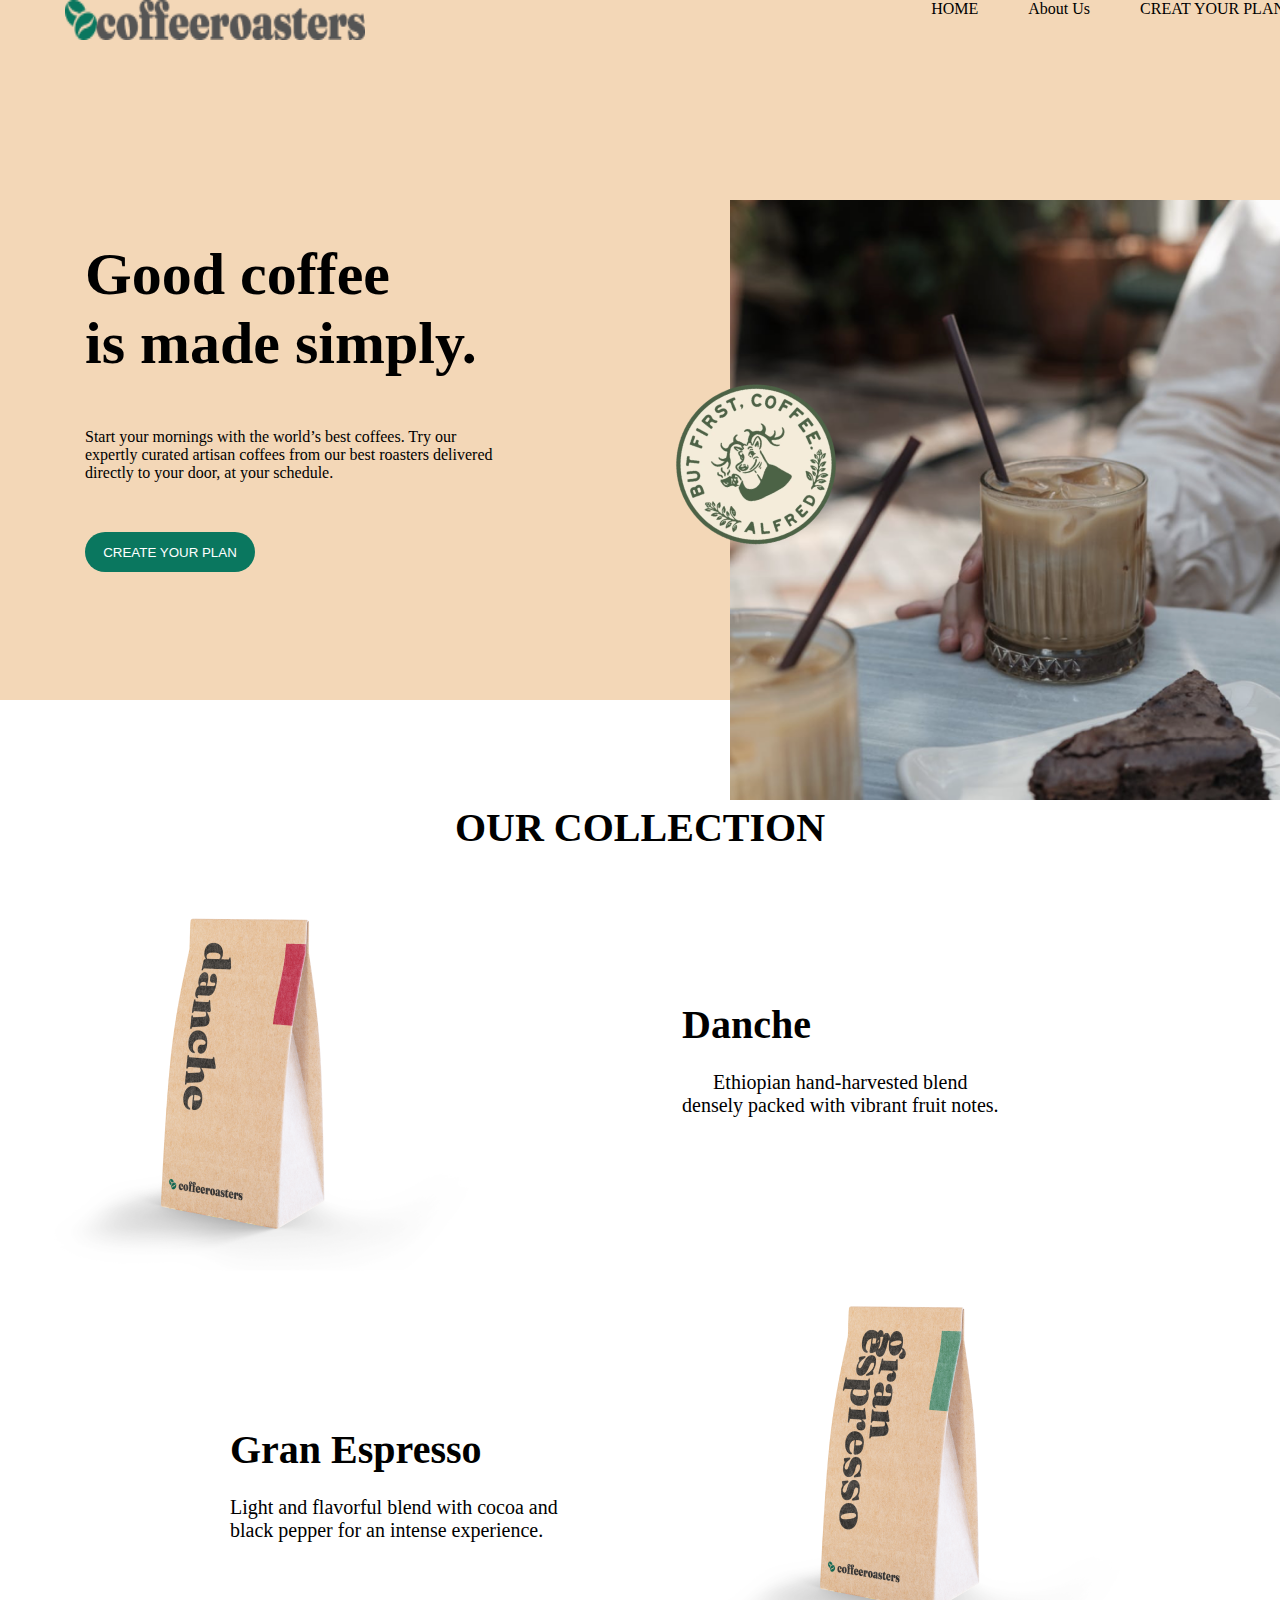
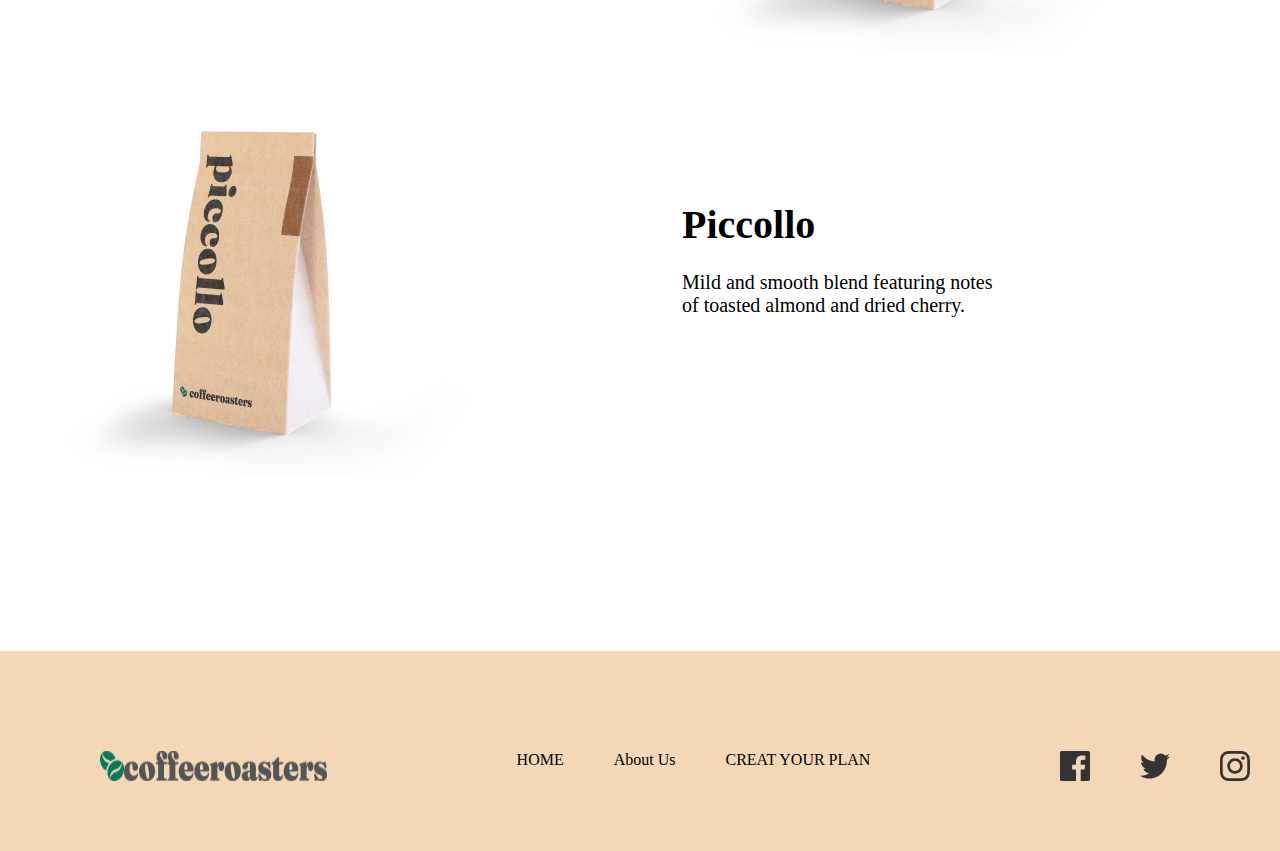
<file: index.html>
<!DOCTYPE html>
<html lang="en">
<head>
    <meta charset="UTF-8">
    <meta name="viewport" content="width=device-width, initial-scale=1.0">
    <title>Document</title>
    <link rel="stylesheet" href="./style.css">
    
</head>
<body>
    <div class="bej"> <div class="contain">
      <nav>
        <img class="nav" src="./Group 3614.png" alt="">
          <ul>
              <li><a href="#">HOME</a></li>
              <li><a href="./jon.html">About Us</a></li>
              <li><a href="#">CREAT YOUR PLAN</a></li>
          </ul></nav></div> 
        
          <div class="text"><h1 class="br">Good coffee <br>
            is made simply.</h1>
        <p class="ew">Start your mornings with the world’s best coffees. Try our <br> expertly curated artisan coffees from our best roasters delivered <br>directly to your door, at your schedule.</p>
        <button>CREATE YOUR PLAN</button>
        </div></div> 
        <img class="coffee" src="./Rectangle 679.png" alt=""> 
  <div class="absolute"><img class="abs" src="./image 40.png" alt=""> </div>
   <h1 class="ik">OUR COLLECTION</h1> 
   <div class="contain">
     <div class="main">
         <div class="menu">
             <img class="koffe" src="./kopi4.png" alt=""> 
       <div class="texts">  <h2>Danche</h2><br>
        <p class="we">Ethiopian hand-harvested blend <br>densely packed with vibrant fruit notes.</p>
    </div>
</div>
  <div class="menu"><div class="texts"><h2>Gran Espresso</h2> <br>
<p>
    Light and flavorful blend with cocoa and <br>black pepper for an intense experience.
</p></div> 
<img class="coff" src="./kopi1 copy.png" alt=""></div>
<div class="menu"><img class="koffe" src="./kopi3.png" alt=""> 
<div class="texts"><h2>Piccollo</h2><br>
<p>
    Mild and smooth blend featuring notes <br> of toasted almond and dried cherry.
</p></div></div>

  </div>
    </div>
   <div class="beje">
 <div class="contain"> <footer><img src="./Group 3614.png" alt=""> 
    <ul>
        <li><a href="#">HOME</a></li>
        <li><a href="./jon.html">About Us</a></li>
        <li><a href="#">CREAT YOUR PLAN</a></li>
    </ul> <ul> <img class="log" src="./Path.svg" alt="">
        <img class="log" src="./Path (1).svg" alt="">
    <img class="log" src="./Shape.svg" alt=""></ul></footer>  </div> 
</div>
</body>
</html>
</file>
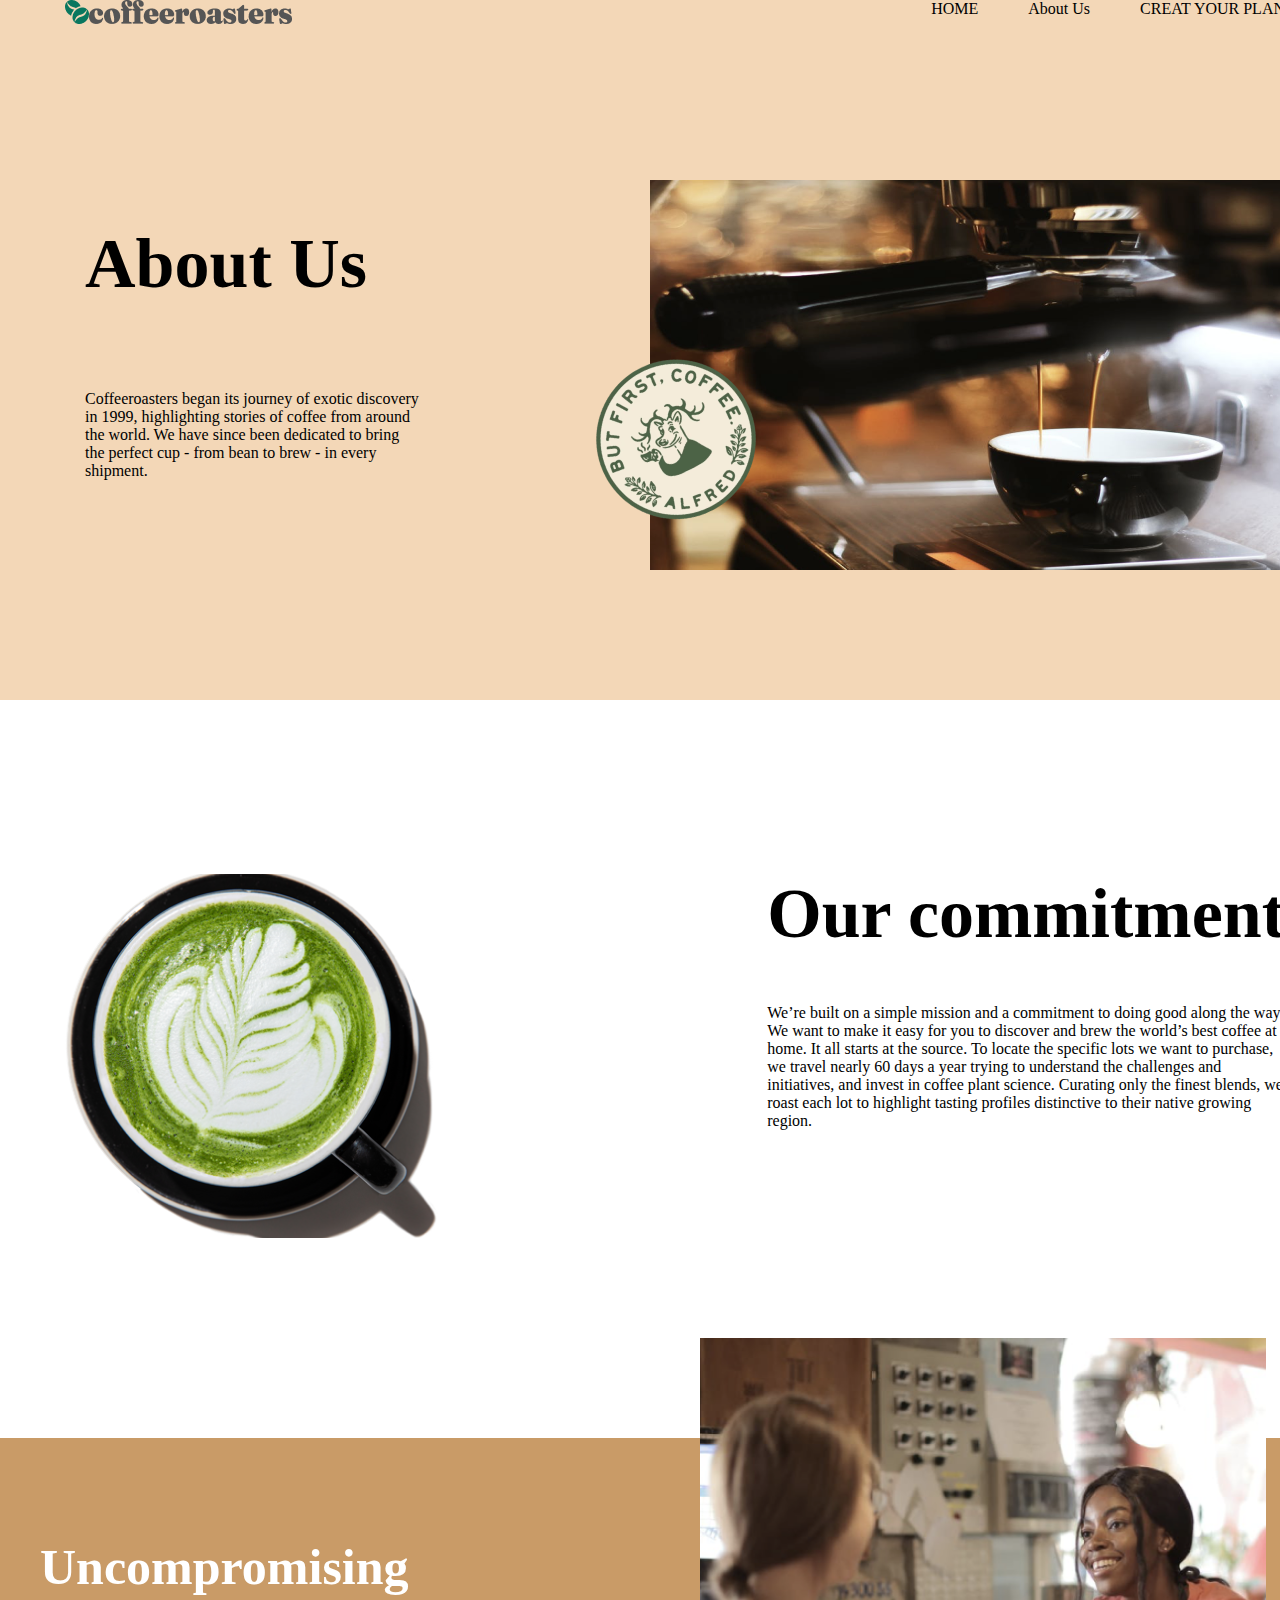
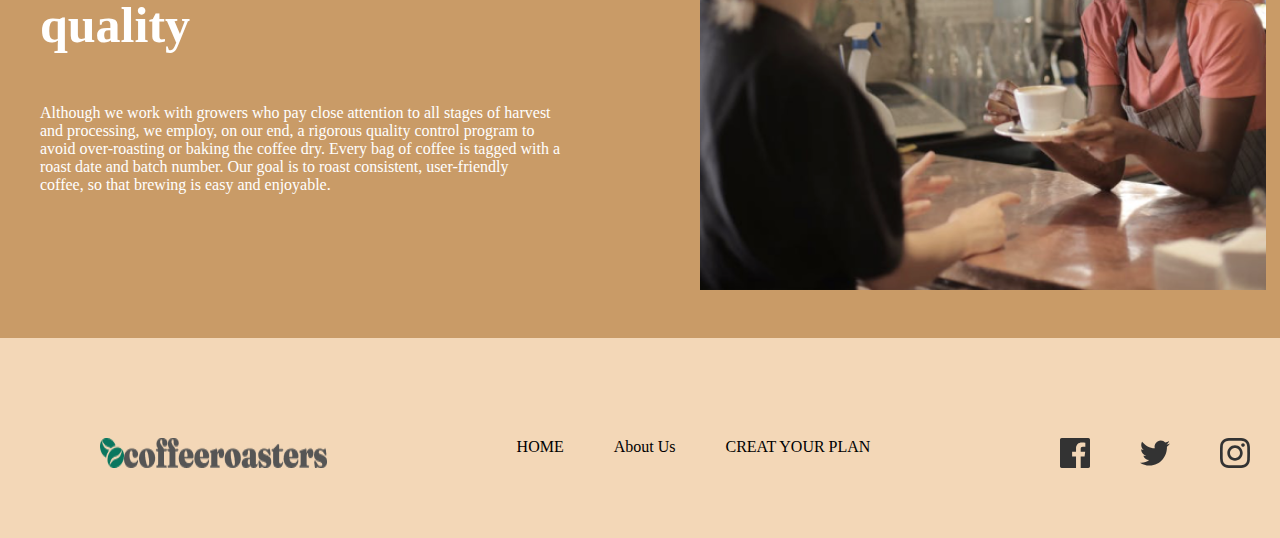
<file: jon.html>
<!DOCTYPE html>
<html lang="en">
<head>
    <meta charset="UTF-8">
    <meta name="viewport" content="width=device-width, initial-scale=1.0">
    <title>Document</title>
    <link rel="stylesheet" href="./jon.css">
</head>
<body>
    <div class="bej"> <div class="contain">
        <nav>
          <img class="nav" src="./Group 3614.png" alt="">
            <ul>
                <li><a href="#">HOME</a></li>
                <li><a href="./jon.html">About Us</a></li>
                <li><a href="#">CREAT YOUR PLAN</a></li>
            </ul></nav></div> 
            <div class="text"><h1>About Us</h1> <br><br>
            <p>
                Coffeeroasters began its journey of exotic discovery <br> in 1999, highlighting stories of coffee from around <br> the world. We have since been dedicated to bring <br> the perfect cup - from bean to brew - in every <br> shipment.
            </p></div>
            <img class="coffee" src="./Rectangle 679 (1).png" alt="">
            <div class="absolute"><img class="abs" src="./image 40.png" alt=""> </div>
   <div class="contain"><div class="main"><img src="./cup-6 1.png" alt="">
<div class="texts"><h1>Our commitment</h1>
<p>We’re built on a simple mission and a commitment to doing good along the way. <br> We want to make it easy for you to discover and brew the world’s best coffee at <br> home. It all starts at the source. To locate the specific lots we want to purchase, <br> we travel nearly 60 days a year trying to understand the challenges and <br>  initiatives, and invest in coffee plant science. Curating only the finest blends, we <br> roast each lot to highlight tasting profiles distinctive to their native growing <br> region.</p>
</div>

</div>
</div>
<div class="yanadiv">
    <h1 class="hbr">Uncompromising <br> quality</h1>
    <p class="yanad">
        Although we work with growers who pay close attention to all stages of harvest <br> and processing, we employ, on our end, a rigorous quality control program to <br> avoid over-roasting or baking the coffee dry. Every bag of coffee is tagged with a <br> roast date and batch number. Our goal is to roast consistent, user-friendly <br> coffee, so that brewing is easy and enjoyable.
    </p>
</div>
<img class="yana" src="./Rectangle 681.png" alt="">
<div class="beje">
<div class="contain"> <footer><img src="./Group 3614.png" alt=""> 
    <ul>
        <li><a href="#">HOME</a></li>
        <li><a href="./jon.html">About Us</a></li>
        <li><a href="#">CREAT YOUR PLAN</a></li>
    </ul> <ul> <img class="log" src="./Path.svg" alt="">
        <img class="log" src="./Path (1).svg" alt="">
    <img class="log" src="./Shape.svg" alt=""></ul></footer>  </div> 
</div></div>
</body>
</html>
</file>
<file: style.css>
*{margin: 0;
padding: 0;
box-sizing: border-box;}

.contain{max-width: 1220px;
margin: 0 auto;}
UL{display: flex; 
    gap: 50px;
}
nav{display: flex;
justify-content: space-between; }
a{text-decoration: none;
    color: black;
   
}
li{list-style: none;}
.nav{width: 300px;
height: 40px;}
.bej{width: 1350px;
height: 700px; 
background-color: #F3D7B7; }
.text{margin-top: 200px;margin-left: 85px;}
.br{font-size: 60px;}
.ew{margin-top: 50px;}
.coffee{margin-top: -500px;
margin-left: 730px;
width: 620px;
height: 600px;}
button{width: 170px;
height: 40px;
background-color:#0A775F ;
color: white; margin-top: 50px;
border-radius: 25px;
border: 0;}
.absolute{position: absolute;
bottom: 325px;
left: 650px;
animation-name: krug;
animation-duration: 8s;
animation-iteration-count: infinite;}
@keyframes krug{
    0%{transform: rotate(0deg);}
    100%{transform: rotate(360deg);}
}
.ik{font-size: 40px; 

text-align: center;}
.koffe{margin-top: 50px;
    transition: 0.3s ease;}
.main{width: 1100px;
height: 1400px;}

.menu{display: flex;}
h2{font-size: 40px;}
.we,h2{text-align: center;
align-items: center;
display: flex;}
.texts{margin-top: 150px; font-size: 20px;margin-left: 200px;}
.coff{margin-left: 120px; transition: 0.3s all ease;}
.beje{width: 1350px;
height: 150px;
background: #F3D7B7;
padding: 100px;



}
footer{display: flex;

    justify-content: space-between;

   
}

.koffe:hover{
transform: scale(1.2);}
.coff:hover{transform: scale(1.2);}
</file>
<file: jon.css>
*{margin: 0;
    padding: 0;
    box-sizing: border-box;}
    
    .contain{max-width: 1220px;
    margin: 0 auto;}
    UL{display: flex; 
        gap: 50px;
    }
    nav{display: flex;
    justify-content: space-between; }
    a{text-decoration: none;
        color: black;
       
    }
    li{list-style: none;}
    .bej{width: 1350px;
        height: 700px; 
        background-color: #F3D7B7; }
        .text{margin-top: 200px;margin-left: 85px;}
        h1{font-size: 70px;}
        p{margin-top: 50px;}
        .coffee{margin-top: -300px;
        margin-left: 650px;}
        .absolute{position: absolute;
            bottom: 350px;
            left: 570px;
            animation-name: krug;
            animation-duration: 8s;
            animation-iteration-count: infinite;}
            @keyframes krug{
                0%{transform: rotate(0deg);}
                100%{transform: rotate(360deg);}
            }
         .main{display: flex;
        
        margin-top: 300px; justify-content: space-between;}
.yanadiv{width: 1350px;height: 500px;
background-color: #C99B67;margin-top: 200px;
padding-top: 50px;
padding-left: 40px;}
.hbr{margin-top: 50px;
font-size: 50px;
color: white;}
.yanad{color: white;}
.yana{ position: absolute;
    margin-top: -600px; 
margin-left: 700px;}
.beje{width: 1350px;
    height: 150px;
    background: #F3D7B7;
    padding: 100px;
    
    
    
    }
    footer{display: flex;
    
        justify-content: space-between;
    
       
    }
</file>
